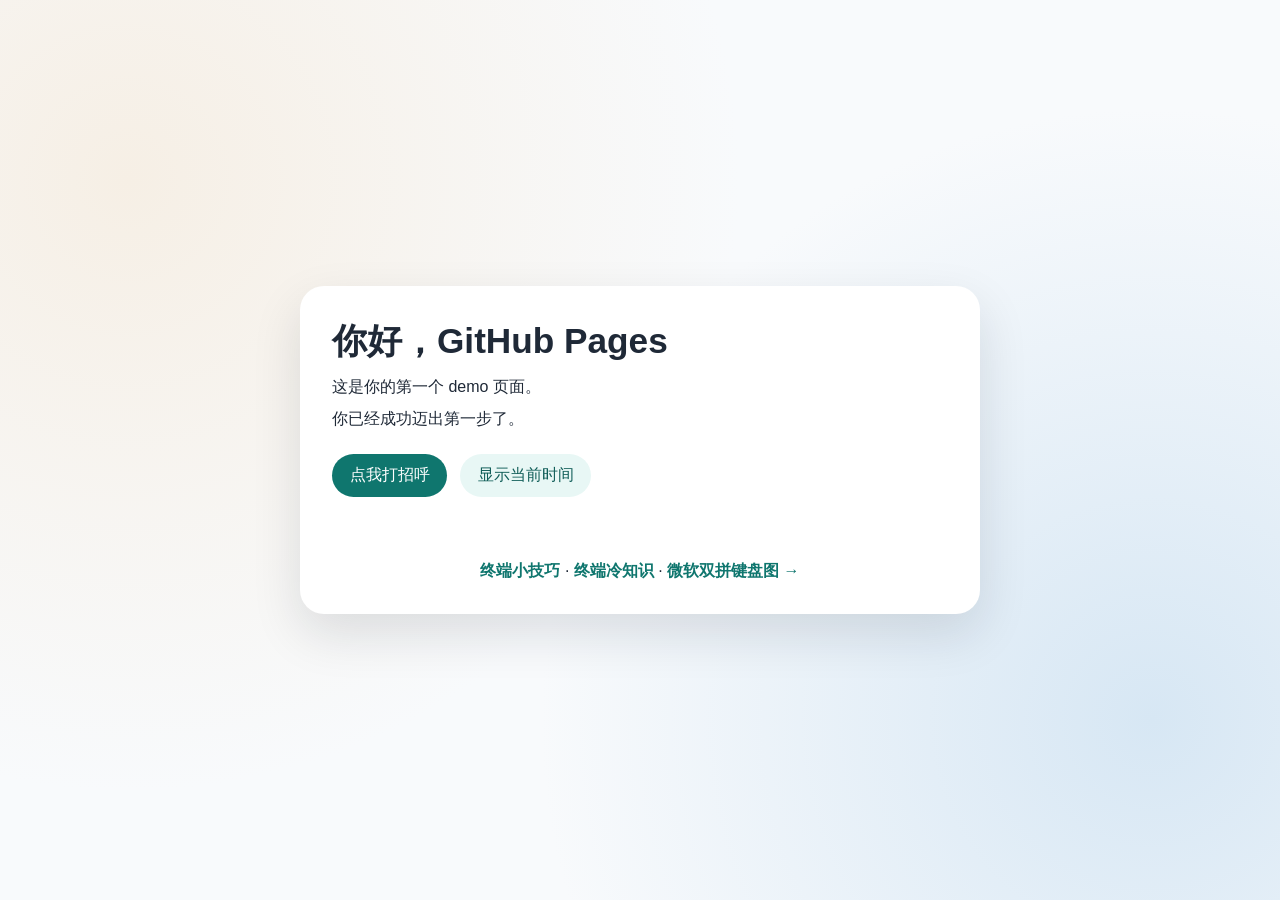
<file: index.html>
<!doctype html>
<html lang="zh-CN">
  <head>
    <meta charset="UTF-8" />
    <meta name="viewport" content="width=device-width, initial-scale=1.0" />
    <title>我的第一个 GitHub Pages Demo</title>
    <link rel="stylesheet" href="style.css" />
    <style>
      .row {
        margin-top: 1.4rem;
        display: flex;
        gap: 0.8rem;
        flex-wrap: wrap;
      }

      button {
        border: none;
        border-radius: 999px;
        padding: 0.7rem 1.1rem;
        background: var(--accent);
        color: white;
        font-size: 1rem;
        cursor: pointer;
      }

      .ghost {
        background: #e8f7f5;
        color: #115e59;
      }

      #msg {
        margin-top: 1rem;
        font-weight: 600;
        color: #0f766e;
        min-height: 1.5em;
      }
    </style>
  </head>
  <body>
    <main class="card">
      <h1>你好，GitHub Pages</h1>
      <p>这是你的第一个 demo 页面。</p>
      <p>你已经成功迈出第一步了。</p>

      <div class="row">
        <button id="helloBtn">点我打招呼</button>
        <button id="timeBtn" class="ghost">显示当前时间</button>
      </div>

      <div id="msg"></div>

      <div class="nav">
        <a href="tips.html">终端小技巧</a>
        <span> · </span>
        <a href="fun-facts.html">终端冷知识</a>
        <span> · </span>
        <a href="shuangpin.html">微软双拼键盘图 &rarr;</a>
      </div>
    </main>

    <script>
      const msg = document.getElementById("msg");
      const helloBtn = document.getElementById("helloBtn");
      const timeBtn = document.getElementById("timeBtn");

      helloBtn.addEventListener("click", () => {
        msg.textContent = "欢迎来到你的网站！";
      });

      timeBtn.addEventListener("click", () => {
        const now = new Date();
        msg.textContent = `现在时间：${now.toLocaleString("zh-CN")}`;
      });
    </script>
  </body>
</html>
</file>
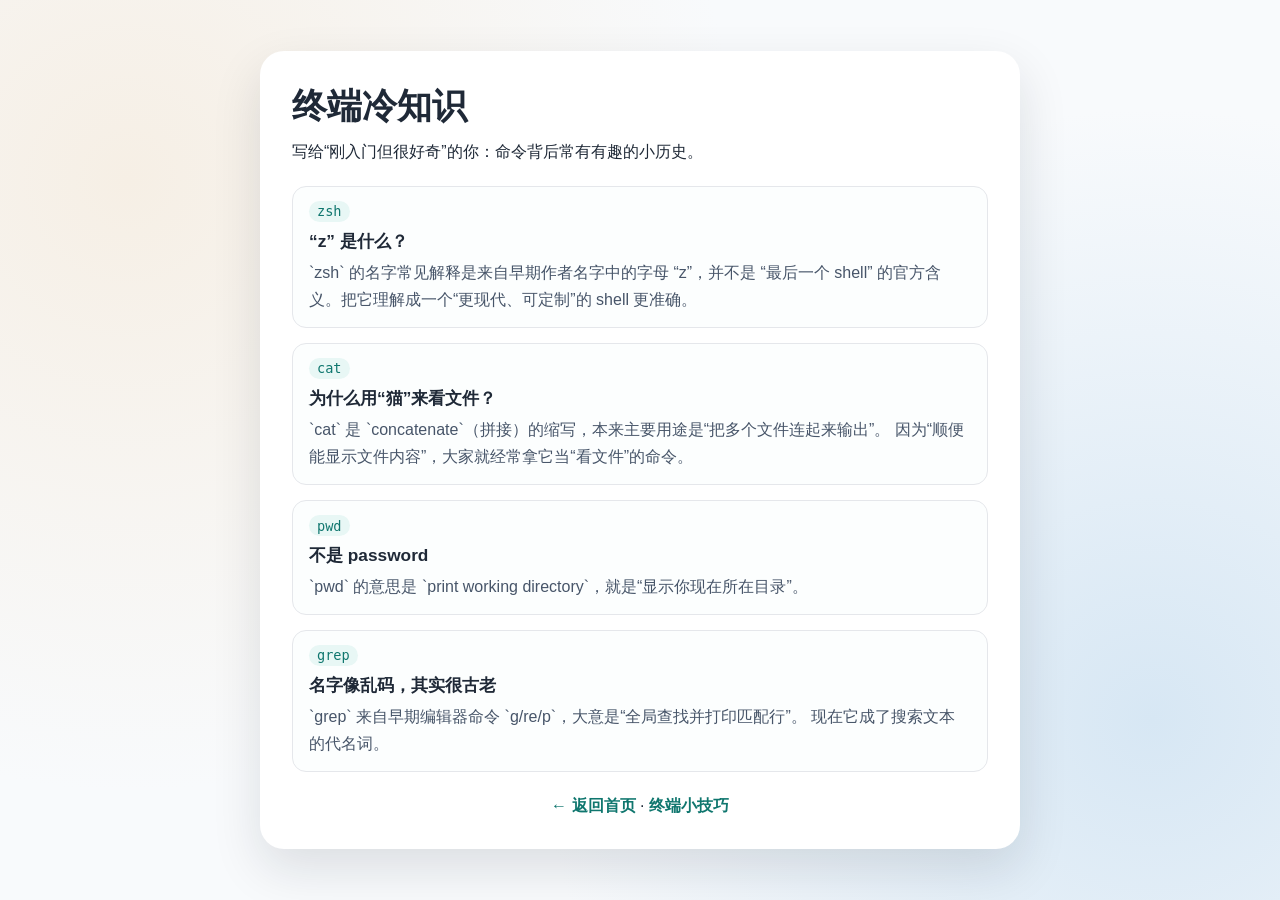
<file: fun-facts.html>
<!doctype html>
<html lang="zh-CN">
  <head>
    <meta charset="UTF-8" />
    <meta name="viewport" content="width=device-width, initial-scale=1.0" />
    <title>终端冷知识 · Fun Facts</title>
    <link rel="stylesheet" href="style.css" />
    <style>
      .card {
        width: min(92vw, 760px);
      }

      .facts {
        margin-top: 1.3rem;
        display: grid;
        gap: 0.9rem;
      }

      .fact {
        border: 1px solid #e5e7eb;
        border-radius: 14px;
        padding: 0.9rem 1rem;
        background: #fcfefe;
      }

      .tag {
        display: inline-block;
        font-family: "SF Mono", "Fira Code", "JetBrains Mono", monospace;
        font-size: 0.85rem;
        border-radius: 999px;
        padding: 0.15rem 0.5rem;
        background: #e8f7f5;
        color: #0f766e;
        margin-bottom: 0.45rem;
      }

      .fact h2 {
        margin: 0 0 0.35rem;
        font-size: 1.08rem;
      }

      .fact p {
        margin: 0;
        color: #475569;
      }
    </style>
  </head>
  <body>
    <main class="card">
      <h1>终端冷知识</h1>
      <p>写给“刚入门但很好奇”的你：命令背后常有有趣的小历史。</p>

      <section class="facts">
        <article class="fact">
          <div class="tag">zsh</div>
          <h2>“z” 是什么？</h2>
          <p>
            `zsh` 的名字常见解释是来自早期作者名字中的字母 “z”，并不是
            “最后一个 shell” 的官方含义。把它理解成一个“更现代、可定制”的 shell 更准确。
          </p>
        </article>

        <article class="fact">
          <div class="tag">cat</div>
          <h2>为什么用“猫”来看文件？</h2>
          <p>
            `cat` 是 `concatenate`（拼接）的缩写，本来主要用途是“把多个文件连起来输出”。
            因为“顺便能显示文件内容”，大家就经常拿它当“看文件”的命令。
          </p>
        </article>

        <article class="fact">
          <div class="tag">pwd</div>
          <h2>不是 password</h2>
          <p>`pwd` 的意思是 `print working directory`，就是“显示你现在所在目录”。</p>
        </article>

        <article class="fact">
          <div class="tag">grep</div>
          <h2>名字像乱码，其实很古老</h2>
          <p>
            `grep` 来自早期编辑器命令 `g/re/p`，大意是“全局查找并打印匹配行”。
            现在它成了搜索文本的代名词。
          </p>
        </article>
      </section>

      <div class="nav">
        <a href="index.html">&larr; 返回首页</a>
        <span> · </span>
        <a href="tips.html">终端小技巧</a>
      </div>
    </main>
  </body>
</html>
</file>
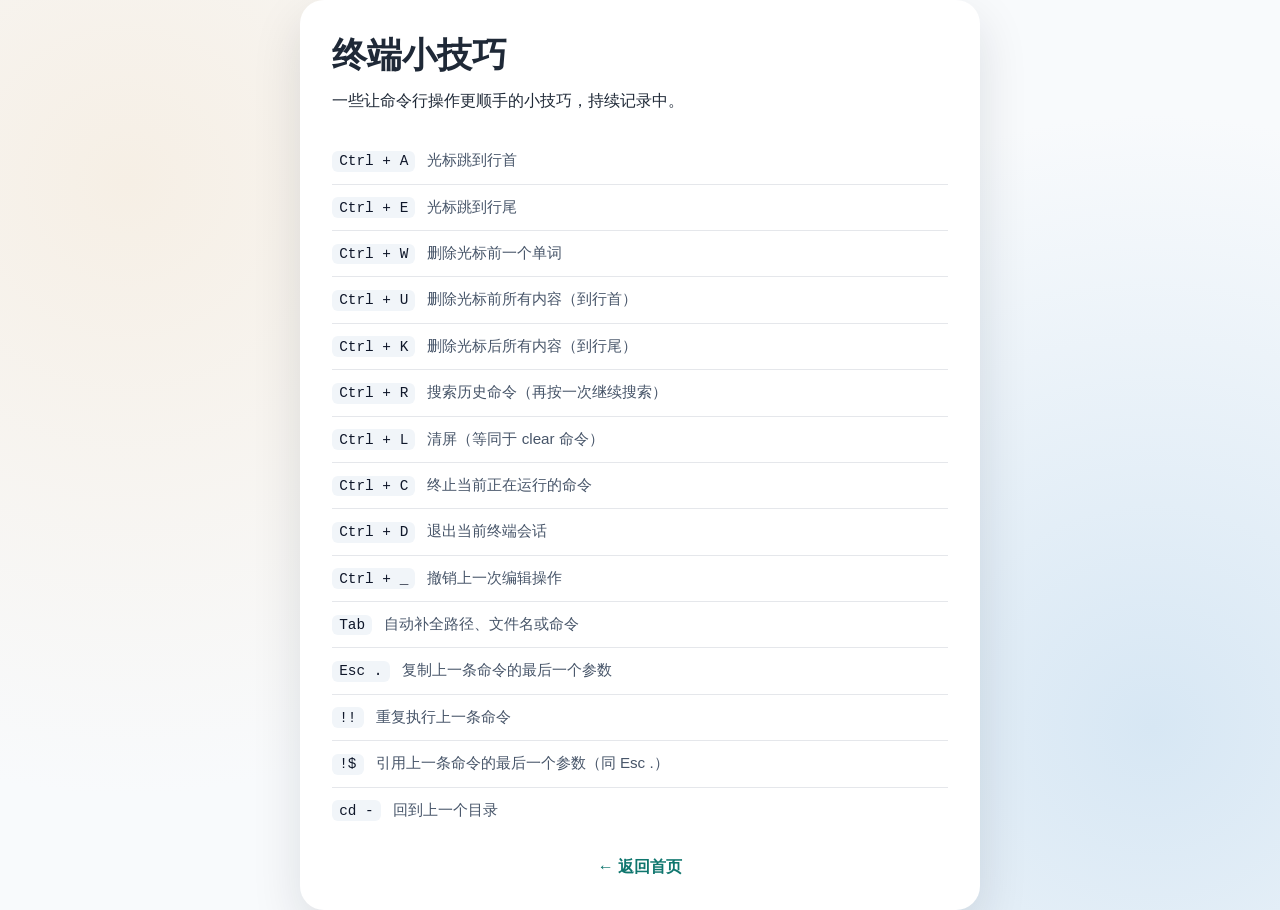
<file: tips.html>
<!doctype html>
<html lang="zh-CN">
  <head>
    <meta charset="UTF-8" />
    <meta name="viewport" content="width=device-width, initial-scale=1.0" />
    <title>终端小技巧 · Terminal Tips</title>
    <link rel="stylesheet" href="style.css" />
    <style>
      .tips {
        margin-top: 1.5rem;
        list-style: none;
        padding: 0;
      }

      .tips li {
        display: flex;
        align-items: baseline;
        gap: 0.75rem;
        padding: 0.75rem 0;
        border-bottom: 1px solid #e5e7eb;
      }

      .tips li:last-child {
        border-bottom: none;
      }

      .key {
        flex-shrink: 0;
        background: #f1f5f9;
        color: #0f172a;
        font-family: "SF Mono", "Fira Code", "JetBrains Mono", monospace;
        font-size: 0.9rem;
        padding: 0.15rem 0.45rem;
        border-radius: 6px;
        white-space: nowrap;
      }

      .desc {
        color: #475569;
        font-size: 0.95rem;
      }
    </style>
  </head>
  <body>
    <main class="card">
      <h1>终端小技巧</h1>
      <p>一些让命令行操作更顺手的小技巧，持续记录中。</p>

      <ul class="tips">
        <li>
          <span class="key">Ctrl + A</span>
          <span class="desc">光标跳到行首</span>
        </li>
        <li>
          <span class="key">Ctrl + E</span>
          <span class="desc">光标跳到行尾</span>
        </li>
        <li>
          <span class="key">Ctrl + W</span>
          <span class="desc">删除光标前一个单词</span>
        </li>
        <li>
          <span class="key">Ctrl + U</span>
          <span class="desc">删除光标前所有内容（到行首）</span>
        </li>
        <li>
          <span class="key">Ctrl + K</span>
          <span class="desc">删除光标后所有内容（到行尾）</span>
        </li>
        <li>
          <span class="key">Ctrl + R</span>
          <span class="desc">搜索历史命令（再按一次继续搜索）</span>
        </li>
        <li>
          <span class="key">Ctrl + L</span>
          <span class="desc">清屏（等同于 clear 命令）</span>
        </li>
        <li>
          <span class="key">Ctrl + C</span>
          <span class="desc">终止当前正在运行的命令</span>
        </li>
        <li>
          <span class="key">Ctrl + D</span>
          <span class="desc">退出当前终端会话</span>
        </li>
        <li>
          <span class="key">Ctrl + _</span>
          <span class="desc">撤销上一次编辑操作</span>
        </li>
        <li>
          <span class="key">Tab</span>
          <span class="desc">自动补全路径、文件名或命令</span>
        </li>
        <li>
          <span class="key">Esc .</span>
          <span class="desc">复制上一条命令的最后一个参数</span>
        </li>
        <li>
          <span class="key">!!</span>
          <span class="desc">重复执行上一条命令</span>
        </li>
        <li>
          <span class="key">!$</span>
          <span class="desc">引用上一条命令的最后一个参数（同 Esc .）</span>
        </li>
        <li>
          <span class="key">cd -</span>
          <span class="desc">回到上一个目录</span>
        </li>
      </ul>

      <div class="nav">
        <a href="index.html">&larr; 返回首页</a>
      </div>
    </main>
  </body>
</html>
</file>
<file: style.css>
:root {
  --bg1: #f6efe5;
  --bg2: #d7e7f4;
  --text: #1f2937;
  --card: #ffffff;
  --accent: #0f766e;
}

* {
  box-sizing: border-box;
}

body {
  margin: 0;
  font-family: "Avenir Next", "PingFang SC", "Microsoft YaHei", sans-serif;
  color: var(--text);
  min-height: 100vh;
  display: grid;
  place-items: center;
  background: radial-gradient(circle at 10% 20%, var(--bg1), transparent 45%),
    radial-gradient(circle at 90% 80%, var(--bg2), transparent 45%),
    #f8fafc;
}

.card {
  width: min(92vw, 680px);
  background: var(--card);
  border-radius: 24px;
  padding: 2rem;
  box-shadow: 0 20px 50px rgba(15, 23, 42, 0.12);
}

h1 {
  margin: 0 0 0.5rem;
  font-size: clamp(1.6rem, 3vw, 2.2rem);
}

p {
  margin: 0.3rem 0;
  line-height: 1.7;
}

.nav {
  margin-top: 1.5rem;
  text-align: center;
}

.nav a {
  color: var(--accent);
  text-decoration: none;
  font-weight: 600;
}

.nav a:hover {
  text-decoration: underline;
}
</file>
